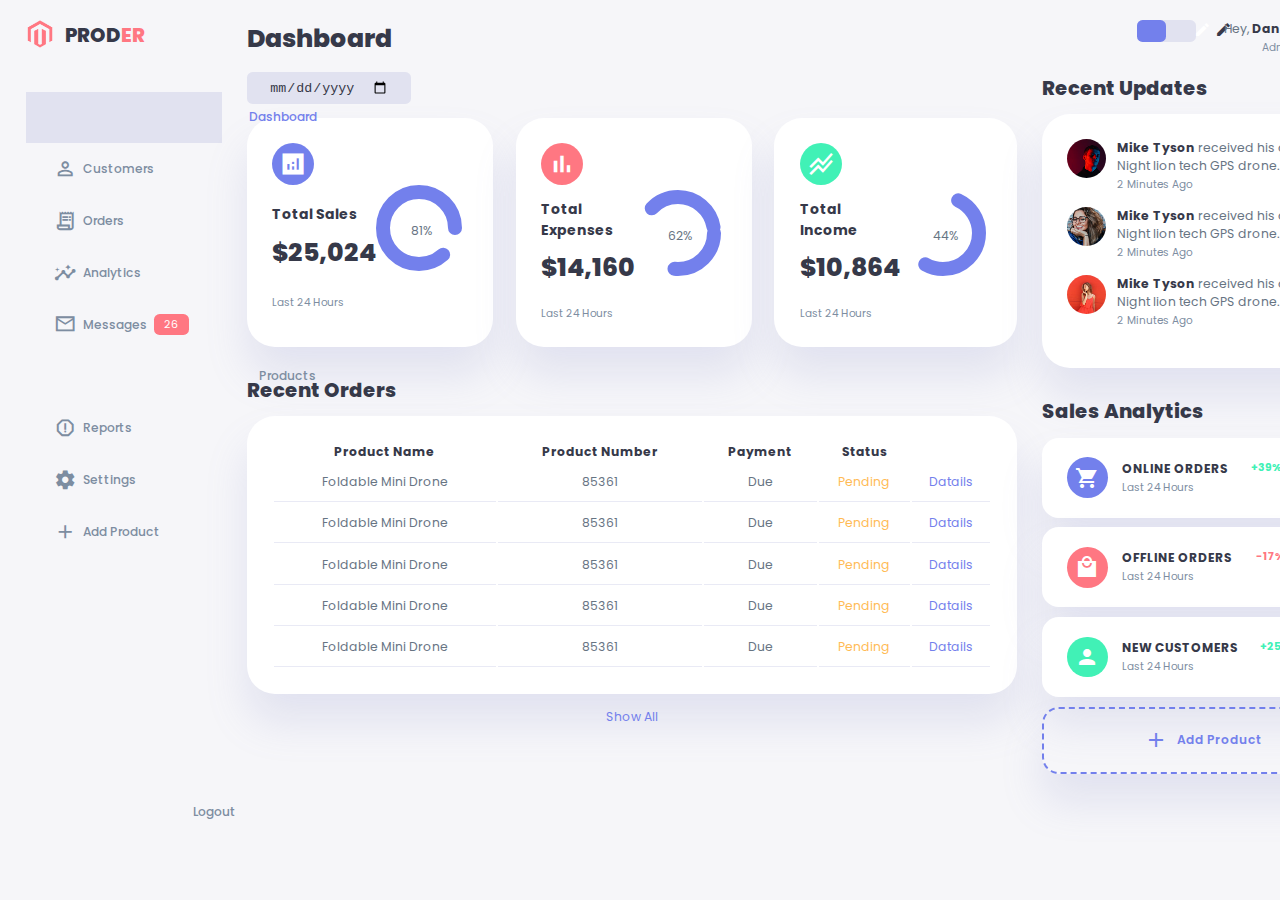
<file: wwwroot/index.html>
<!DOCTYPE html>
<html lang="ru">

<head>
    <meta http-equiv="Content-Type" content="text/html; charset=UTF-8">

    <meta http-equiv="X-UA-Compatible" content="IE-edge">
    <meta name="viewport" content="width=device-width, initial-scale=1">
    <title>Products Tweaker</title>
    <link href="https://fonts.googleapis.com/icon?family=Material+Icons+Sharp" rel="stylesheet">
    <link rel="stylesheet" href="./src/css/main.css">
    <link rel="stylesheet" href="./src/css/mobile.css">
    <script src="./src/js/manageCookies.js"></script>
    <script src="./src/js/loadDarkTheme.js"></script>
    <script src="./src/js/clearHostView.js"></script>
</head>

<body>
    <div class="container">
        <aside>
            <div id="shadow"></div>

            <div class="top">
                <div class="logo" translate="no">
                    <img src="./src/images/logo.png">
                    <h2>PROD<span class="danger">ER</span></h2>
                </div>
                <div class="close" onclick="menuClose()">
                    <span class="material-icons-sharp" translate="no">close</span>
                </div>
            </div>
            <div class="sidebar">
                <a href="#" class="active">
                    <span class="material-icons-sharp" translate="no">grid_view</span>
                    <h3>Dashboard</h3>
                </a>
                <a href="#">
                    <span class="material-icons-sharp" translate="no">person_outline</span>
                    <h3>Customers</h3>
                </a>
                <a href="#">
                    <span class="material-icons-sharp" translate="no">receipt_long</span>
                    <h3>Orders</h3>
                </a>
                <a href="#">
                    <span class="material-icons-sharp" translate="no">insights</span>
                    <h3>Analytics</h3>
                </a>
                <a href="#">
                    <span class="material-icons-sharp" translate="no">mail_outline</span>
                    <h3>Messages</h3>
                    <span class="message-count">26</span>
                </a>
                <a href="./Home/">
                    <span class="material-icons-sharp" translate="no">inventory</span>
                    <h3>Products</h3>
                </a>
                <a href="#">
                    <span class="material-icons-sharp" translate="no">report_gmailerrorred</span>
                    <h3>Reports</h3>
                </a>
                <a href="#">
                    <span class="material-icons-sharp" translate="no">settings</span>
                    <h3>Settings</h3>
                </a>
                <a href="#">
                    <span class="material-icons-sharp" translate="no">add</span>
                    <h3>Add Product</h3>
                </a>
                <a href="#">
                    <span class="material-icons-sharp" translate="no">logout</span>
                    <h3>Logout</h3>
                </a>
            </div>
        </aside>

        <main>
            <h1>Dashboard</h1>
            <div class="date">
                <input type="date">
            </div>

            <div class="insights">
                <div class="sales">
                    <span class="material-icons-sharp" translate="no">analytics</span>
                    <div class="middle">
                        <div class="left">
                            <h3>Total Sales</h3>
                            <h1>$25,024</h1>
                        </div>
                        <div class="progress">
                            <svg>
                                <circle cx="38" cy="38" r="36"></circle>
                            </svg>
                            <div class="number">
                                <p>81%</p>
                            </div>
                        </div>
                    </div>
                    <small class="text-muted">Last 24 Hours</small>
                </div>

                <div class="expenses">
                    <span class="material-icons-sharp" translate="no">bar_chart</span>
                    <div class="middle">
                        <div class="left">
                            <h3>Total Expenses</h3>
                            <h1>$14,160</h1>
                        </div>
                        <div class="progress">
                            <svg>
                                <circle cx="38" cy="38" r="36"></circle>
                            </svg>
                            <div class="number">
                                <p>62%</p>
                            </div>
                        </div>
                    </div>
                    <small class="text-muted">Last 24 Hours</small>
                </div>

                <div class="income">
                    <span class="material-icons-sharp" translate="no">stacked_line_chart</span>
                    <div class="middle">
                        <div class="left">
                            <h3>Total Income</h3>
                            <h1>$10,864</h1>
                        </div>
                        <div class="progress">
                            <svg>
                                <circle cx="38" cy="38" r="36"></circle>
                            </svg>
                            <div class="number">
                                <p>44%</p>
                            </div>
                        </div>
                    </div>
                    <small class="text-muted">Last 24 Hours</small>
                </div>
            </div>

            <div class="recent-orders">
                <h2>Recent Orders</h2>
                <table>
                    <tbody>
                        <tr>
                            <th>Product Name</th>
                            <th>Product Number</th>
                            <th>Payment</th>
                            <th>Status</th>
                            <th></th>
                        </tr>
                    </tbody>
                    <tbody>
                        <tr>
                            <td>Foldable Mini Drone</td>
                            <td>85361</td>
                            <td>Due</td>
                            <td class="warning">Pending</td>
                            <td class="primary">Datails</td>
                        </tr>
                        <tr>
                            <td>Foldable Mini Drone</td>
                            <td>85361</td>
                            <td>Due</td>
                            <td class="warning">Pending</td>
                            <td class="primary">Datails</td>
                        </tr>
                        <tr>
                            <td>Foldable Mini Drone</td>
                            <td>85361</td>
                            <td>Due</td>
                            <td class="warning">Pending</td>
                            <td class="primary">Datails</td>
                        </tr>
                        <tr>
                            <td>Foldable Mini Drone</td>
                            <td>85361</td>
                            <td>Due</td>
                            <td class="warning">Pending</td>
                            <td class="primary">Datails</td>
                        </tr>
                        <tr>
                            <td>Foldable Mini Drone</td>
                            <td>85361</td>
                            <td>Due</td>
                            <td class="warning">Pending</td>
                            <td class="primary">Datails</td>
                        </tr>
                    </tbody>
                </table>
                <a href="#">Show All</a>
            </div>
        </main>

        <div class="right">
            <div class="top">
                <button onclick="menuOpen()">
                    <span class="material-icons-sharp" translate="no">menu</span>
                </button>
                <div class="theme-toggler" translate="no" onclick="changeTheme()">
                    <span class="material-icons-sharp active">light_mode</span>
                    <span class="material-icons-sharp">dark_mode</span>
                </div>
                <div class="profile">
                    <div class="info">
                        <p>Hey, <b>Daniel</b></p>
                        <small class="text-muted">Admin</small>
                    </div>
                    <div class="profile-photo">
                        <img src="./src/images/profile-1.jpg">
                    </div>
                </div>
            </div>

            <div class="recent-updates">
                <h2>Recent Updates</h2>
                <div class="updates">
                    <div class="update">
                        <div class="profile-photo">
                            <img src="./src/images/profile-2.jpg">
                        </div>
                        <div class="message">
                            <p><b>Mike Tyson</b> received his order of Night lion tech GPS drone.</p>
                            <small class="text-muted">2 Minutes Ago</small>
                        </div>
                    </div>
                    <div class="update">
                        <div class="profile-photo">
                            <img src="./src/images/profile-3.jpg">
                        </div>
                        <div class="message">
                            <p><b>Mike Tyson</b> received his order of Night lion tech GPS drone.</p>
                            <small class="text-muted">2 Minutes Ago</small>
                        </div>
                    </div>
                    <div class="update">
                        <div class="profile-photo">
                            <img src="./src/images/profile-4.jpg">
                        </div>
                        <div class="message">
                            <p><b>Mike Tyson</b> received his order of Night lion tech GPS drone.</p>
                            <small class="text-muted">2 Minutes Ago</small>
                        </div>
                    </div>
                </div>
            </div>

            <div class="sales-analytics">
                <h2>Sales Analytics</h2>
                <div class="item online">
                    <div class="icon" translate="no">
                        <span class="material-icons-sharp">shopping_cart</span>
                    </div>
                    <div class="right">
                        <div class="info">
                            <h3>ONLINE ORDERS</h3>
                            <small class="text-muted">Last 24 Hours</small>
                        </div>
                        <h5 class="success">+39%</h5>
                        <h3>3849</h3>
                    </div>
                </div>
                <div class="item offline">
                    <div class="icon" translate="no">
                        <span class="material-icons-sharp">local_mall</span>
                    </div>
                    <div class="right">
                        <div class="info">
                            <h3>OFFLINE ORDERS</h3>
                            <small class="text-muted">Last 24 Hours</small>
                        </div>
                        <h5 class="danger">-17%</h5>
                        <h3>1100</h3>
                    </div>
                </div>
                <div class="item customers">
                    <div class="icon" translate="no">
                        <span class="material-icons-sharp">person</span>
                    </div>
                    <div class="right">
                        <div class="info">
                            <h3>NEW CUSTOMERS</h3>
                            <small class="text-muted">Last 24 Hours</small>
                        </div>
                        <h5 class="success">+25%</h5>
                        <h3>849</h3>
                    </div>
                </div>
                <div class="item add-product">
                    <div>
                        <span class="material-icons-sharp" translate="no">add</span>
                        <h3>Add Product</h3>
                    </div>
                </div>
            </div>
        </div>
    </div>

    <script src="./src/js/index.js"></script>
</body>

</html>
</file>
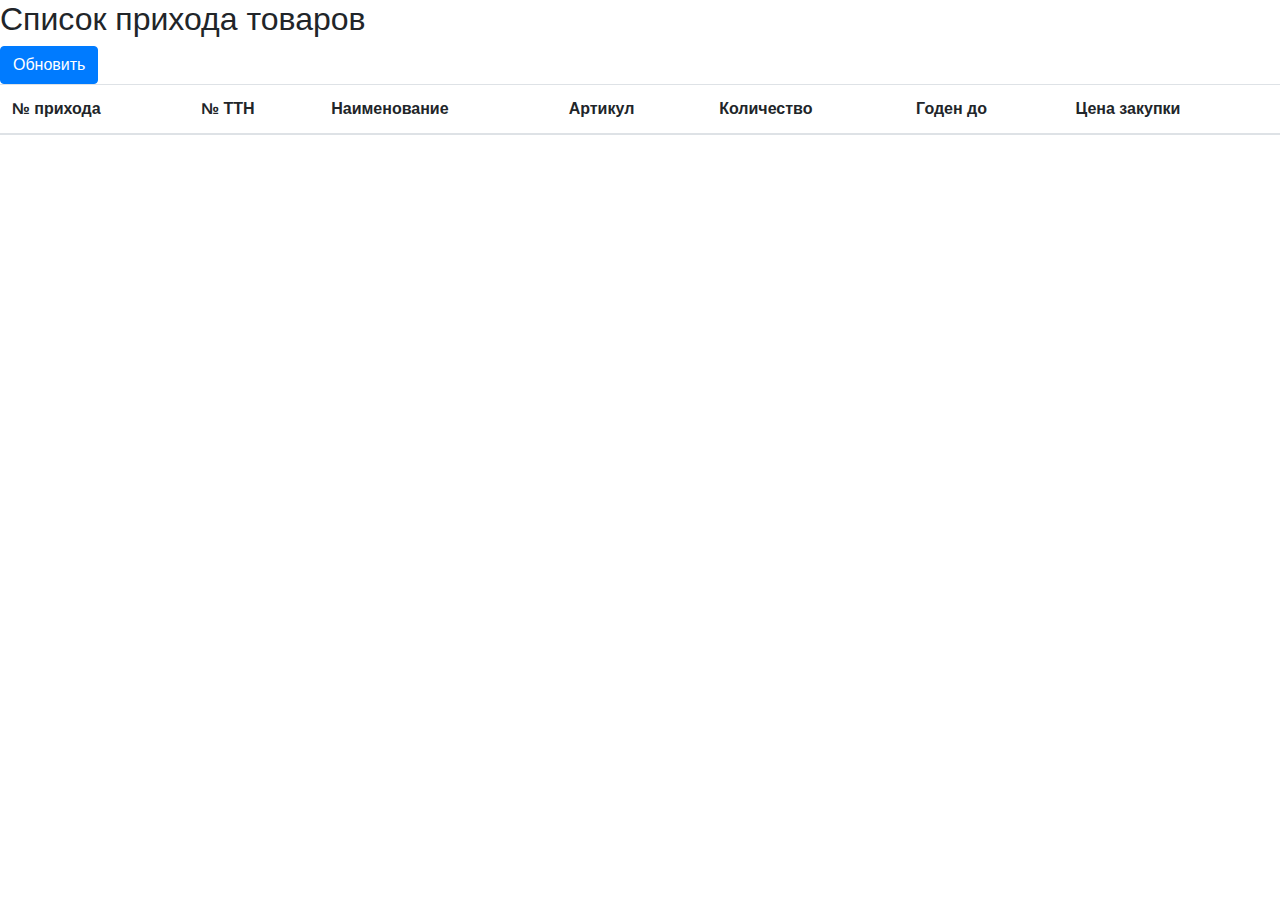
<file: wwwroot/Home/index.html>
﻿<!DOCTYPE html>
<html>

<head>
    <meta charset="utf-8" />
    <meta name="viewport" content="width=device-width" />
    <title>Список прихода товаров</title>
    <link href="https://stackpath.bootstrapcdn.com/bootstrap/4.4.0/css/bootstrap.min.css" rel="stylesheet" />
    <script src="../src/js/clearHostView.js"></script>
</head>

<body>
    <h2>Список прихода товаров</h2>
    <form name="userForm">
        <div class="panel-body">
            <button type="button" id="reload" class="btn btn-primary" onclick="GetProducts()">Обновить</button>
        </div>
    </form>
    <table class="table table-condensed table-striped">
        <thead>
            <tr>
                <th>№ прихода</th>
                <th>№ ТТН</th>
                <th>Наименование</th>
                <th>Артикул</th>
                <th>Количество</th>
                <th>Годен до</th>
                <th>Цена закупки</th>
            </tr>
        </thead>
        <tbody>
        </tbody>
    </table>

    <script>
        async function GetProducts() {
            let response = await fetch("https://ychet-tovarov.somee.com/api/ArrivalProducts", {
                method: "GET",
                headers: { "Accept": "application/json" },
            })

            if (response.ok == true) {
                let arrivals = await response.json()
                let table = document.querySelector("tbody")
                table.querySelectorAll("tr").forEach(x => x.remove())
                arrivals.forEach(arrival => {
                    var row = table.insertRow(0);
                    row.insertCell().innerHTML = arrival.id
                    row.insertCell().innerHTML = arrival.note.id
                    row.insertCell().innerHTML = arrival.product.name
                    row.insertCell().innerHTML = arrival.product.idName
                    row.insertCell().innerHTML = arrival.count + " " + arrival.product.unit.name
                    row.insertCell().innerHTML = new Date(arrival.validUntil).toLocaleDateString()
                    row.insertCell().innerHTML = Intl.NumberFormat("ru-RU", { style: "currency", currency: "RUB" }).format(arrival.purchaseCost)
                })
            }
        }

        GetProducts()
    </script>
</body>

</html>
</file>
<file: wwwroot/src/css/main.css>
@import url("https://fonts.googleapis.com/css2?family=Poppins:wght@300;400;500;600;700;800&display=swap");

:root {
  --color-primary: #7380ec;
  --color-danger: #ff7782;
  --color-success: #41f1b6;
  --color-warning: #ffbb55;
  --color-white: #fff;
  --color-info-dark: #7d8da1;
  --color-info-light: #dce1eb;
  --color-dark: #363949;
  --color-light: rgba(132, 139, 200, 0.18);
  --color-primary-variant: #111e88;
  --color-dark-variant: #677483;
  --color-background: #f6f6f9;

  --card-border-radius: 2rem;
  --border-radius-1: 0.4rem;
  --border-radius-2: 0.8rem;
  --border-radius-3: 1.2rem;

  --card-padding: 1.8rem;
  --padding-1: 1.2rem;

  --box-shadow: 0 2rem 3rem var(--color-light);
}

.dark-theme-variables {
  --color-background: #181a1e;
  --color-white: #202528;
  --color-dark: #edeffd;
  --color-dark-variant: #a3bdcc;
  --color-light: rgba(0, 0, 0, 0.4);
  --box-shadow: 0 2rem 3rem var(--color-light);
}

* {
  margin: 0;
  padding: 0;
  outline: 0;
  appearance: none;
  border: 0;
  text-decoration: none;
  list-style: none;
  box-sizing: border-box;
}

html {
  font-size: 14px;
}

body {
  width: 100vw;
  height: 100vh;
  min-width: 274px;
  font-family: poppins, sans-serif;
  font-size: 0.88rem;
  background: var(--color-background);
  user-select: none;
  overflow-x: hidden;
  overflow-y: auto;
  color: var(--color-dark);
}

.container {
  display: grid;
  width: 96%;
  margin: 0 auto;
  gap: 1.8rem;
  grid-template-columns: 14rem auto 23rem;
}

a {
  color: var(--color-dark)
}

img {
  display: block;
  width: 100%;
}

h1 {
  font-weight: 800;
  font-size: 1.8rem;
}

h2 {
  font-weight: 800;
  font-size: 1.4rem;
}

h3 {
  font-size: 0.87rem;
}

h4 {
  font-size: 0.8rem;
}

h5 {
  font-size: 0.77rem;
}

small {
  font-size: 0.75rem;
}

.profile-photo {
  width: 2.8rem;
  height: 2.8rem;
  border-radius: 50%;
  overflow: hidden;
}

.text-muted {
  color: var(--color-info-dark);
}

p {
  color: var(--color-dark-variant);
}

b {
  color: var(--color-dark);
}

.primary {
  color: var(--color-primary);
}

.danger {
  color: var(--color-danger);
}

.success {
  color: var(--color-success);
}

.warning {
  color: var(--color-warning);
}

aside {
  height: 100vh;
}

aside .top {
  display: flex;
  align-items: center;
  justify-content: space-between;
  margin-top: 1.4rem;
}

aside .logo {
  display: flex;
  gap: 0.8rem;
}

aside .logo img {
  width: 2rem;
  height: 2rem;
}

aside .close {
  display: none;
}

aside .sidebar {
  display: flex;
  flex-direction: column;
  height: 86vh;
  position: relative;
  top: 3rem;
}

aside h3 {
  font-weight: 500;
}

aside .sidebar a {
  display: flex;
  color: var(--color-info-dark);
  margin-left: 2rem;
  gap: 0.5rem;
  align-items: center;
  position: relative;
  height: 3.7rem;
  min-height: 3.7rem;
  transition: all 300ms ease;
}

aside .sidebar a span {
  font-size: 1.6rem;
  transition: all 300ms ease;
}

aside .sidebar a:last-child {
  position: absolute;
  bottom: 2rem;
  width: 100%;
}

aside .sidebar a.active {
  background: var(--color-light);
  color: var(--color-primary);
  margin-left: 0;
}

aside .sidebar a.active:before {
  content: '';
  width: 6px;
  height: 100%;
  background: var(--color-primary);
}

aside .sidebar a.active span {
  /* color: var(--color-primary); */
  margin-left: calc(1rem - 3px)
}

aside .sidebar a:hover {
  color: var(--color-primary);
}

aside .sidebar a:hover span {
  margin-left: 1rem;
}

aside .sidebar .message-count {
  background: var(--color-danger);
  color: var(--color-white);
  padding: 2px 10px;
  font-size: 11px;
  border-radius: var(--border-radius-1);
}

main {
  margin-top: 1.4rem;
}

main .date {
  display: inline-block;
  background: var(--color-light);
  border-radius: var(--border-radius-1);
  margin-top: 1rem;
  padding: 0.5rem 1.6rem;
}

main .date input[type='date'] {
  background: transparent;
  color: var(--color-dark);
}

main .insights {
  display: grid;
  grid-template-columns: repeat(3, 1fr);
  gap: 1.6rem;
}

main .insights>div {
  background: var(--color-white);
  padding: var(--card-padding);
  border-radius: var(--card-border-radius);
  margin-top: 1rem;
  box-shadow: var(--box-shadow);
  transition: all 300ms ease;
}

main .insights>div:hover {
  box-shadow: none;
}

main .insights>div span {
  background: var(--color-primary);
  padding: 0.5rem;
  border-radius: 50%;
  color: var(--color-white);
  font-size: 2rem;
}

main .insights>div.expenses span {
  background: var(--color-danger);
}

main .insights>div.income span {
  background: var(--color-success);
}

main .insights>div .middle {
  display: flex;
  align-items: center;
  justify-content: space-between;
}

main .insights h3 {
  margin: 1rem 0 0.6rem;
  font-size: 1rem;
}

main .insights .progress {
  position: relative;
  width: 92px;
  height: 92px;
  border-radius: 50%;
}

main .insights svg {
  width: 7rem;
  height: 7rem;
}

main .insights svg circle {
  fill: none;
  stroke: var(--color-primary);
  stroke-width: 14;
  stroke-linecap: round;
  transform: translate(5px, 5px);
  stroke-dasharray: 110;
  stroke-dashoffset: 92;
}

main .insights .sales svg circle {
  stroke-dashoffset: -30;
  stroke-dasharray: 200;
}

main .insights .expenses svg circle {
  stroke-dashoffset: 20;
  stroke-dasharray: 80;
}

main .insights .income svg circle {
  stroke-dashoffset: 35;
  stroke-dasharray: 110;
}

main .insights .progress .number {
  position: absolute;
  top: 0;
  left: 0;
  height: 100%;
  width: 100%;
  display: flex;
  justify-content: center;
  align-items: center;
}

main .insights small {
  margin-top: 1.3rem;
  display: block;
}

main .recent-orders {
  margin-top: 2rem;
}

main .recent-orders h2 {
  margin-bottom: 0.8rem;
}

main .recent-orders table {
  background: var(--color-white);
  width: 100%;
  border-radius: var(--card-border-radius);
  padding: var(--card-padding);
  text-align: center;
  box-shadow: var(--box-shadow);
  transition: all 300ms ease;
}

main .recent-orders table:hover {
  box-shadow: none;
}

main table tbody td {
  height: 2.8rem;
  border-bottom: 1px solid var(--color-light);
  color: var(--color-dark-variant);
}

main table tbody tr:last-child {
  border: none;
}

main .recent-orders a {
  text-align: center;
  display: block;
  margin: 1rem auto;
  color: var(--color-primary);
}

.right {
  margin-top: 1.4rem;
}

.right .top {
  display: flex;
  justify-content: end;
  gap: 2rem;
}

.right .top button {
  display: none;
}

.right .theme-toggler {
  background: var(--color-light);
  display: flex;
  justify-content: space-between;
  align-items: center;
  height: 1.6rem;
  width: 4.2rem;
  cursor: pointer;
  border-radius: var(--border-radius-1);
  margin-left: -30px;
}

.right .theme-toggler span {
  font-size: 1.2rem;
  width: 50%;
  height: 100%;
  display: flex;
  align-items: center;
  justify-content: center;
}

.right .theme-toggler span.active {
  background: var(--color-primary);
  color: white;
  border-radius: var(--border-radius-1);
}

.right .top .profile {
  display: flex;
  gap: 2rem;
  text-align: right;
}

.right .recent-updates {
  margin-top: 1rem;
}

.right .recent-updates h2 {
  margin-bottom: 0.8rem;
}

.right .recent-updates .updates {
  background: var(--color-white);
  padding: var(--card-padding);
  border-radius: var(--card-border-radius);
  box-shadow: var(--box-shadow);
  transition: all 300ms ease;
}

.right .recent-updates .updates:hover {
  box-shadow: none;
}

.right .recent-updates .updates .update {
  display: grid;
  grid-template-columns: 2.6rem auto;
  gap: 1rem;
  margin-bottom: 1rem;
}

.right .sales-analytics {
  margin-top: 2rem;
}

.right .sales-analytics h2 {
  margin-bottom: 0.8rem;
}

.right .sales-analytics .item {
  background: var(--color-white);
  display: flex;
  align-items: center;
  gap: 1rem;
  margin-bottom: 0.7rem;
  padding: 1.4rem var(--card-padding);
  border-radius: var(--border-radius-3);
  box-shadow: var(--box-shadow);
  transition: all 300ms ease;
}

.right .sales-analytics .item:hover {
  box-shadow: none;
}

.right .sales-analytics .item .right {
  display: flex;
  justify-content: space-between;
  align-items: start;
  margin: 0;
  width: 100%;
}

.right .sales-analytics .item .icon {
  padding: 0.6rem;
  color: var(--color-white);
  border-radius: 50%;
  background: var(--color-primary);
  display: flex;
}

.right .sales-analytics .item.offline .icon {
  background: var(--color-danger);
}

.right .sales-analytics .item.customers .icon {
  background: var(--color-success);
}

.right .sales-analytics .add-product {
  background-color: transparent;
  border: 2px dashed var(--color-primary);
  color: var(--color-primary);
  display: flex;
  align-items: center;
  justify-content: center;
}

.right .sales-analytics .add-product div {
  display: flex;
  align-items: center;
  gap: 0.6rem;
}

.right .sales-analytics .add-product div h3 {
  font-weight: 600;
}

@media screen and (max-height: 680px) {
  aside .sidebar a:last-child {
    position: relative;
    margin-top: 1.8rem;
  }
}

/* @media screen and (max-width: 1200px) {
  .container {
    width: 94%;
    grid-template-columns: 7rem auto 23rem;
  }

  aside .logo h2 {
    display: none;
  }

  aside .sidebar h3 {
    display: none;
  }

  aside .sidebar a {
    width: 8rem;
  }

  aside .sidebar a:last-child {
    position: relative;
    margin-top: 1.8rem;
  }

  main .insights {
    grid-template-columns: 1fr;
    gap: 0;
  }

  main .recent-orders {
    width: 94%;
    position: absolute;
    left: 50%;
    transform: translateX(-50%);
    margin: 2rem 0 0 8.8rem;
  }

  main .recent-orders table {
    width: 84vw;
  }
}

@media screen and (max-width: 768px) {
  .container {
    width: 100%;
    grid-template-columns: 1fr
  }

  aside {
    position: fixed;
    left: -100%;
    background: var(--color-white);
    width: 18rem;
    z-index: 3;
    box-shadow: 1rem 3rem 4rem var(--color-light);
    height: 100vh;
    padding-right: var(--card-padding);
    display: none;
    animation: showMenu 400ms ease forwards;
    overflow: hidden;
  }

  @keyframes showMenu {
    to {
      left: 0;
    }
  }

  #shadow {
    position: fixed;
    left: 18rem;
    top: 0;
    height: 100vh;
    width: 100vw;
    animation: showShadow 400ms ease-in forwards;
    opacity: 0.5;
    z-index: 2;
  }

  @keyframes showShadow {
    to {
      background: #000;
    }
  }

  aside .logo {
    margin-left: 1rem;
  }

  aside .logo h2 {
    display: inline;
  }

  aside .sidebar {
    overflow-y: auto;
    overflow-x: hidden;
  }

  aside .sidebar h3 {
    display: inline;
  }

  aside .sidebar a {
    width: 100%;
    height: 3.7rem;
    min-height: 3.7rem;
  }

  aside .sidebar a:last-child {
    position: absolute;
    bottom: 5rem;
  }

  @media screen and (max-height: 680px) {
    aside .sidebar a:last-child {
      position: relative;
      margin-top: 70px;
    }
  }

  aside .close {
    display: inline-block;
    cursor: pointer;
  }

  main {
    margin-top: 8rem;
    padding: 0 1rem;
  }

  main .recent-orders {
    position: relative;
    margin: 3rem 0 0 0;
    width: 100%;
  }

  main .recent-orders table {
    width: 100%;
    margin: 0;
  }

  main table tr th:first-child,
  main table tr th:last-child {
    display: none;
  }

  main table tbody tr td:first-child,
  main table tbody tr td:last-child {
    display: none;
  }

  .right {
    width: 94%;
    margin: 0 auto 4rem;
  }

  .right .top {
    position: fixed;
    top: 0;
    left: 0;
    align-items: center;
    padding: 0 0.8rem;
    height: 4.6rem;
    background: var(--color-white);
    width: 100%;
    margin: 0;
    z-index: 2;
    box-shadow: 0 1rem 1rem var(--color-light);
  }

  .right .top .theme-toggler {
    width: 4.4rem;
    position: absolute;
    left: 66%;
  }

  .right .profile .info {
    display: none;
  }

  .right .top button {
    display: inline-block;
    background: transparent;
    cursor: pointer;
    color: var(--color-dark);
    position: absolute;
    left: 1rem;
  }

  .right .top button span {
    font-size: 2rem;
  }
} */
</file>
<file: wwwroot/src/css/mobile.css>
@import url("https://fonts.googleapis.com/css2?family=Poppins:wght@300;400;500;600;700;800&display=swap");

:root {
  --color-primary: #7380ec;
  --color-danger: #ff7782;
  --color-success: #41f1b6;
  --color-warning: #ffbb55;
  --color-white: #fff;
  --color-info-dark: #7d8da1;
  --color-info-light: #dce1eb;
  --color-dark: #363949;
  --color-light: rgba(132, 139, 200, 0.18);
  --color-primary-variant: #111e88;
  --color-dark-variant: #677483;
  --color-background: #f6f6f9;

  --card-border-radius: 2rem;
  --border-radius-1: 0.4rem;
  --border-radius-2: 0.8rem;
  --border-radius-3: 1.2rem;

  --card-padding: 1.8rem;
  --padding-1: 1.2rem;

  --box-shadow: 0 2rem 3rem var(--color-light);
}

/* @media screen and (max-height: 680px) {
  aside .sidebar a:last-child {
    position: relative;
    margin-top: 1.8rem;
  }
} */

@media screen and (max-width: 1200px) {
  .container {
    width: 94%;
    grid-template-columns: 7rem auto 23rem;
  }

  aside .logo h2 {
    display: none;
  }

  aside .sidebar h3 {
    display: none;
  }

  aside .sidebar a {
    width: 8rem;
  }

  aside .sidebar a:last-child {
    position: relative;
    margin-top: 1.8rem;
  }

  main .insights {
    grid-template-columns: 1fr;
    gap: 0;
  }

  main .recent-orders {
    width: 94%;
    position: absolute;
    left: 50%;
    transform: translateX(-50%);
    margin: 2rem 0 0 8.8rem;
  }

  main .recent-orders table {
    width: 84vw;
  }
}

@media screen and (max-width: 768px) {
  .container {
    width: 100%;
    grid-template-columns: 1fr
  }

  aside {
    position: fixed;
    left: -100%;
    background: var(--color-white);
    width: 18rem;
    z-index: 3;
    box-shadow: 1rem 3rem 4rem var(--color-light);
    height: 100vh;
    padding-right: var(--card-padding);
    display: none;
    animation: showMenu 400ms ease forwards;
    overflow: hidden;
  }

  @keyframes showMenu {
    to {
      left: 0;
    }
  }

  #shadow {
    position: fixed;
    left: 18rem;
    top: 0;
    height: 100vh;
    width: 100vw;
    animation: showShadow 400ms ease-in forwards;
    opacity: 0.5;
    z-index: 2;
  }

  @keyframes showShadow {
    to {
      background: #000;
    }
  }

  aside .logo {
    margin-left: 1rem;
  }

  aside .logo h2 {
    display: inline;
  }

  aside .sidebar {
    overflow-y: auto;
    overflow-x: hidden;
  }

  aside .sidebar h3 {
    display: inline;
  }

  aside .sidebar a {
    width: 100%;
    height: 3.7rem;
    min-height: 3.7rem;
  }

  aside .sidebar a:last-child {
    position: absolute;
    bottom: 5rem;
  }

  @media screen and (max-height: 680px) {
    aside .sidebar a:last-child {
      position: relative;
      margin-top: 70px;
    }
  }

  aside .close {
    display: inline-block;
    cursor: pointer;
  }

  main {
    margin-top: 8rem;
    padding: 0 1rem;
  }

  main .recent-orders {
    position: relative;
    margin: 3rem 0 0 0;
    width: 100%;
  }

  main .recent-orders table {
    width: 100%;
    margin: 0;
  }

  main table tr th:first-child,
  main table tr th:last-child {
    display: none;
  }

  main table tbody tr td:first-child,
  main table tbody tr td:last-child {
    display: none;
  }

  .right {
    width: 94%;
    margin: 0 auto 4rem;
  }

  .right .top {
    position: fixed;
    top: 0;
    left: 0;
    align-items: center;
    padding: 0 0.8rem;
    height: 4.6rem;
    background: var(--color-white);
    width: 100%;
    margin: 0;
    z-index: 2;
    box-shadow: 0 1rem 1rem var(--color-light);
  }

  .right .top .theme-toggler {
    width: 4.4rem;
    position: absolute;
    left: 66%;
  }

  .right .profile .info {
    display: none;
  }

  .right .top button {
    display: inline-block;
    background: transparent;
    cursor: pointer;
    color: var(--color-dark);
    position: absolute;
    left: 1rem;
  }

  .right .top button span {
    font-size: 2rem;
  }
}
</file>
